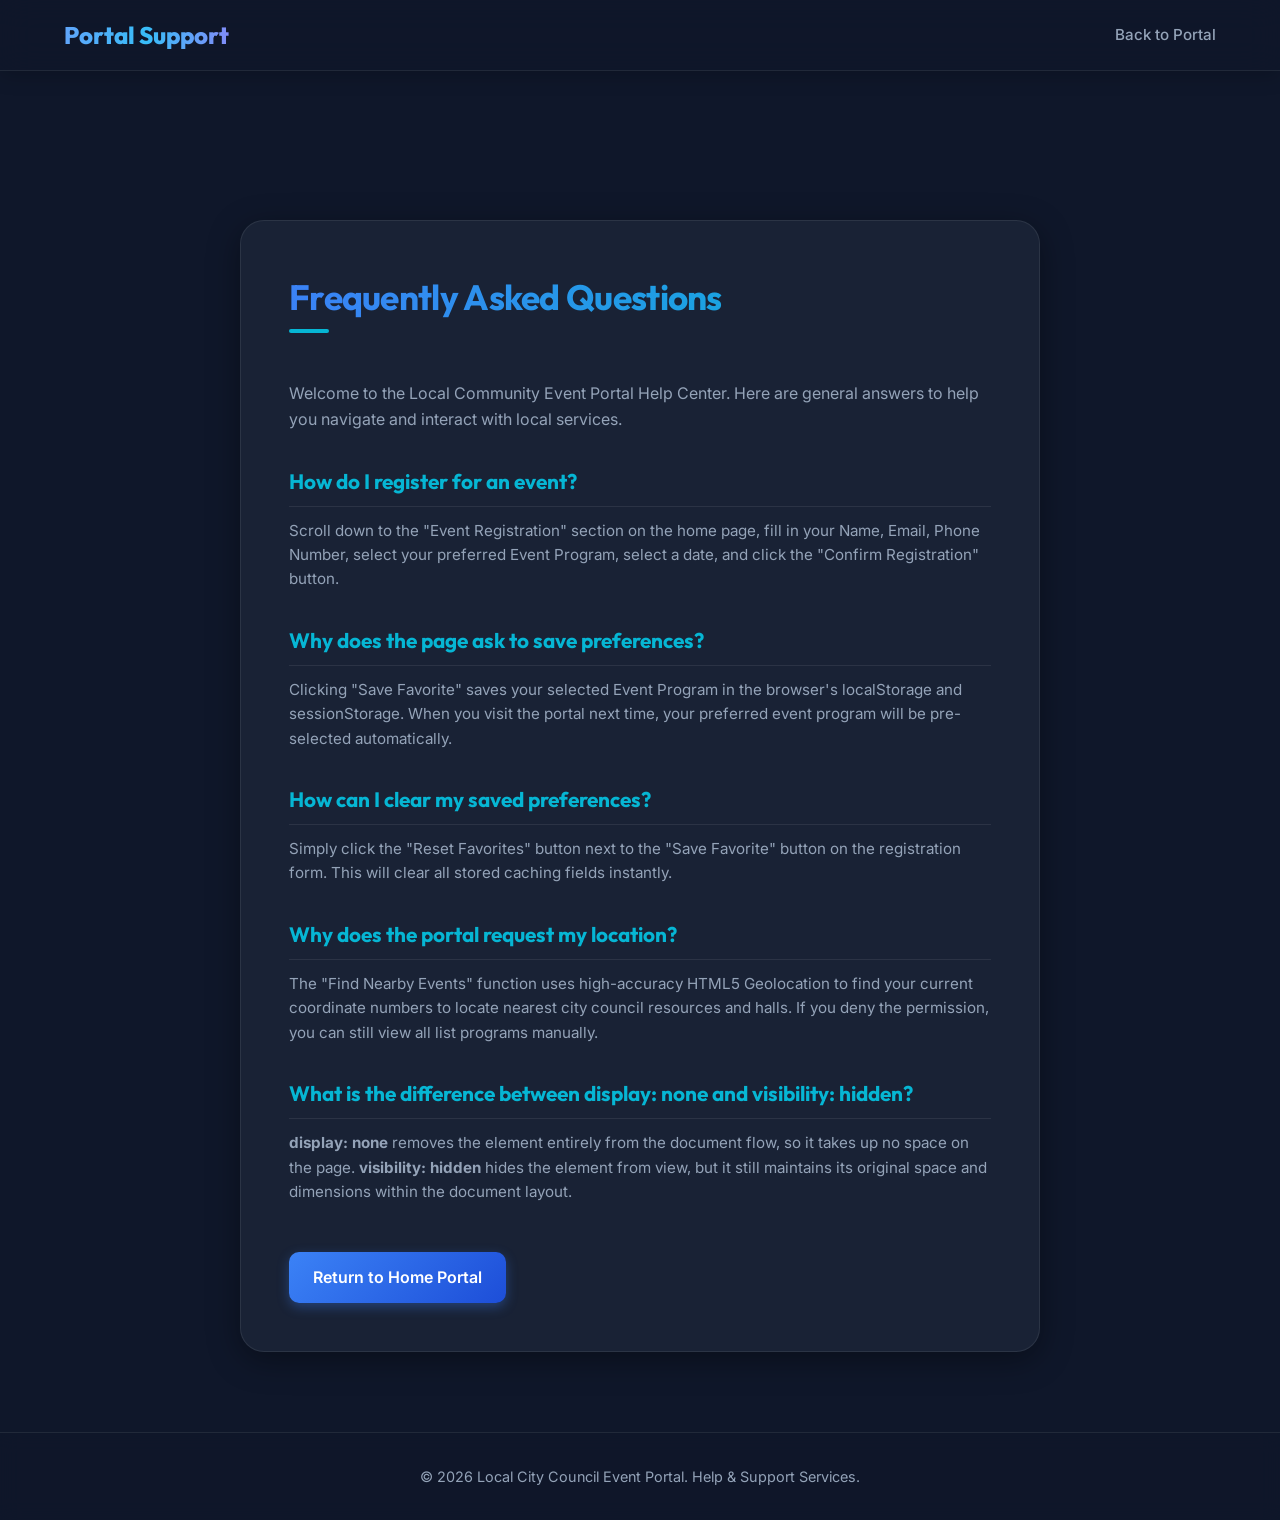
<file: Module1_CSS3/help.html>
<!DOCTYPE html>
<html lang="en">
<head>
    <meta charset="UTF-8">
    <meta name="viewport" content="width=device-width, initial-scale=1.0">
    <title>Help Center - Local Community Event Portal</title>
    <link rel="stylesheet" href="styles.css">
</head>
<body>

    <nav>
        <h1>Portal Support</h1>
        <div class="nav-links">
            <a href="index.html">Back to Portal</a>
        </div>
    </nav>

    <main>
        <div class="help-container">
            <h2>Frequently Asked Questions</h2>
            <p>Welcome to the Local Community Event Portal Help Center. Here are general answers to help you navigate and interact with local services.</p>

            <div class="help-section">
                <h3>How do I register for an event?</h3>
                <p>Scroll down to the "Event Registration" section on the home page, fill in your Name, Email, Phone Number, select your preferred Event Program, select a date, and click the "Confirm Registration" button.</p>
            </div>

            <div class="help-section">
                <h3>Why does the page ask to save preferences?</h3>
                <p>Clicking "Save Favorite" saves your selected Event Program in the browser's localStorage and sessionStorage. When you visit the portal next time, your preferred event program will be pre-selected automatically.</p>
            </div>

            <div class="help-section">
                <h3>How can I clear my saved preferences?</h3>
                <p>Simply click the "Reset Favorites" button next to the "Save Favorite" button on the registration form. This will clear all stored caching fields instantly.</p>
            </div>

            <div class="help-section">
                <h3>Why does the portal request my location?</h3>
                <p>The "Find Nearby Events" function uses high-accuracy HTML5 Geolocation to find your current coordinate numbers to locate nearest city council resources and halls. If you deny the permission, you can still view all list programs manually.</p>
            </div>

            <div class="help-section">
                <h3>What is the difference between display: none and visibility: hidden?</h3>
                <p><strong>display: none</strong> removes the element entirely from the document flow, so it takes up no space on the page. <strong>visibility: hidden</strong> hides the element from view, but it still maintains its original space and dimensions within the document layout.</p>
            </div>

            <a href="index.html" class="back-home">Return to Home Portal</a>
        </div>
    </main>

    <footer>
        <p>© 2026 Local City Council Event Portal. Help & Support Services.</p>
    </footer>

</body>
</html>
</file>
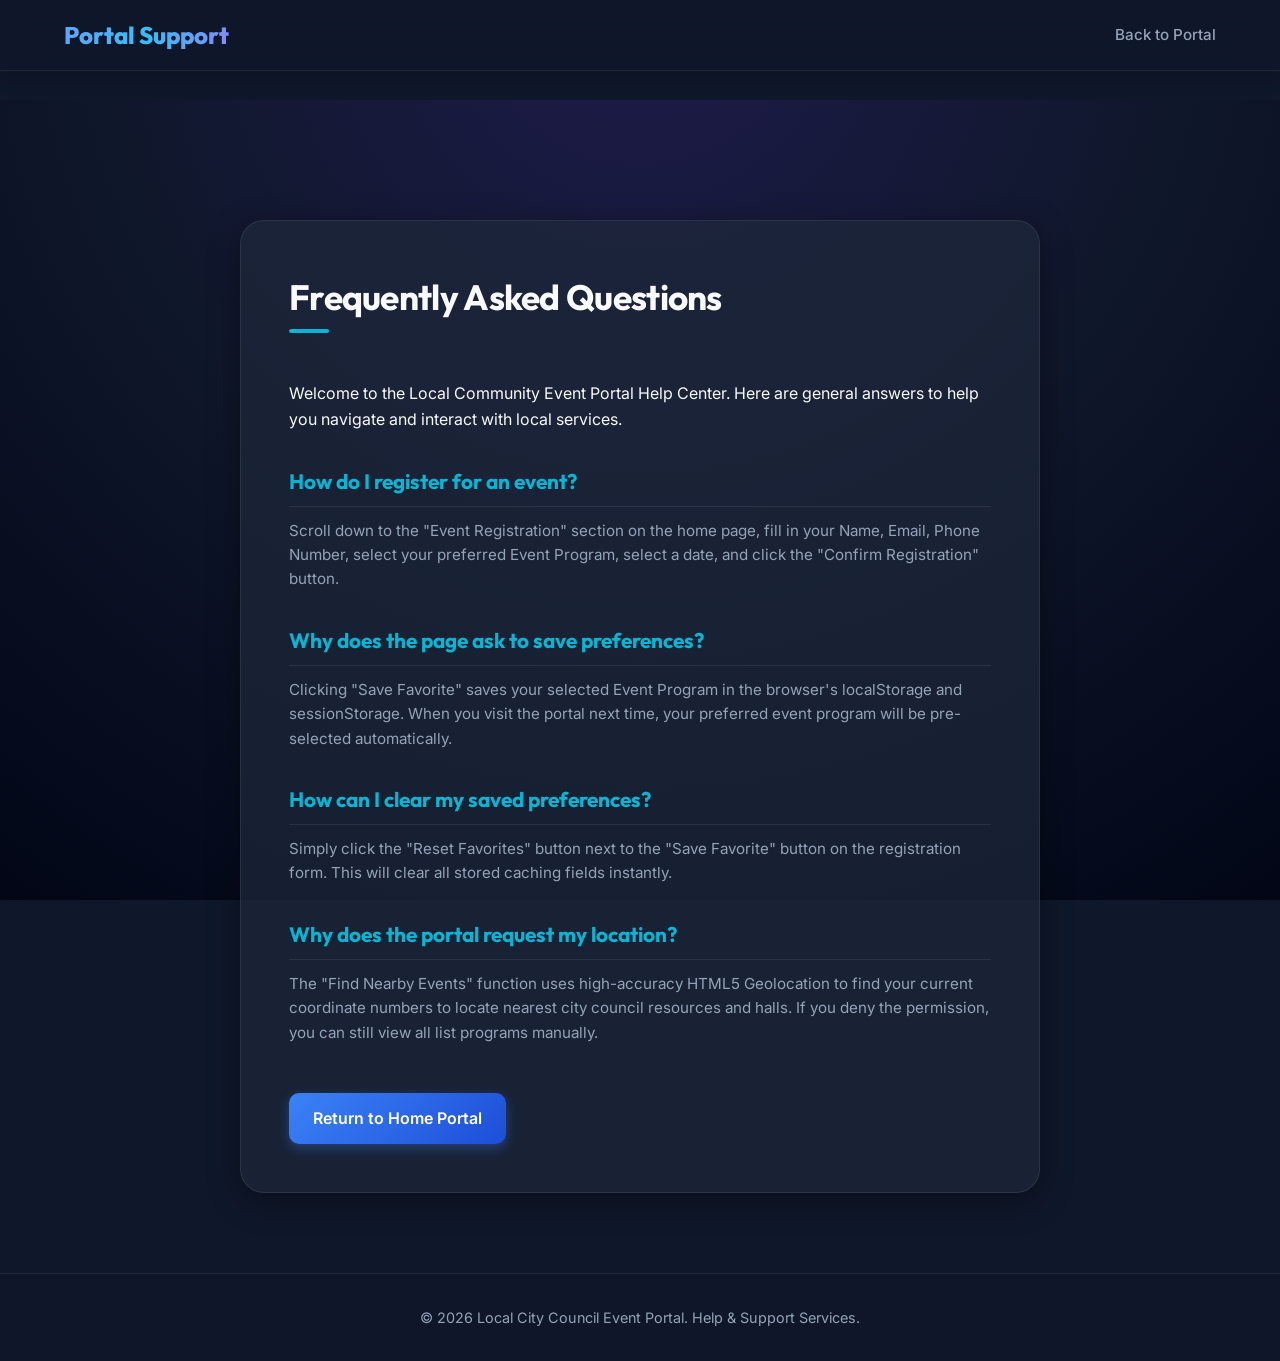
<file: Module1_HTML5/help.html>
<!DOCTYPE html>
<html lang="en">
<head>
    <meta charset="UTF-8">
    <meta name="viewport" content="width=device-width, initial-scale=1.0">
    <title>Help Center - Local Community Event Portal</title>
    <link rel="stylesheet" href="style.css">
    <style>
        .help-container {
            max-width: 800px;
            margin: 120px auto 40px;
            padding: 3rem;
            background: var(--bg-surface);
            border: 1px solid var(--border-color);
            border-radius: 24px;
            box-shadow: var(--shadow-main);
            display: flex;
            flex-direction: column;
            gap: 2rem;
        }
        .help-section {
            display: flex;
            flex-direction: column;
            gap: 0.75rem;
        }
        .help-section h3 {
            font-family: 'Outfit', sans-serif;
            font-size: 1.3rem;
            color: var(--accent-cyan);
            border-bottom: 1px solid var(--border-color);
            padding-bottom: 0.5rem;
        }
        .help-section p {
            color: var(--text-muted);
            font-size: 0.95rem;
        }
        .back-home {
            margin-top: 1rem;
            align-self: flex-start;
            text-decoration: none;
            background: var(--primary-gradient);
            color: #ffffff;
            padding: 0.8rem 1.5rem;
            border-radius: 10px;
            font-weight: 600;
            box-shadow: 0 4px 12px var(--primary-glow);
            transition: all 0.3s ease;
            text-align: center;
        }
        .back-home:hover {
            transform: translateY(-2px);
            box-shadow: 0 6px 20px rgba(59, 130, 246, 0.4);
            filter: brightness(1.1);
        }
    </style>
</head>
<body>

    <nav>
        <h1>Portal Support</h1>
        <div class="nav-links">
            <a href="index.html">Back to Portal</a>
        </div>
    </nav>

    <main>
        <div class="help-container">
            <h2>Frequently Asked Questions</h2>
            <p>Welcome to the Local Community Event Portal Help Center. Here are general answers to help you navigate and interact with local services.</p>

            <div class="help-section">
                <h3>How do I register for an event?</h3>
                <p>Scroll down to the "Event Registration" section on the home page, fill in your Name, Email, Phone Number, select your preferred Event Program, select a date, and click the "Confirm Registration" button.</p>
            </div>

            <div class="help-section">
                <h3>Why does the page ask to save preferences?</h3>
                <p>Clicking "Save Favorite" saves your selected Event Program in the browser's localStorage and sessionStorage. When you visit the portal next time, your preferred event program will be pre-selected automatically.</p>
            </div>

            <div class="help-section">
                <h3>How can I clear my saved preferences?</h3>
                <p>Simply click the "Reset Favorites" button next to the "Save Favorite" button on the registration form. This will clear all stored caching fields instantly.</p>
            </div>

            <div class="help-section">
                <h3>Why does the portal request my location?</h3>
                <p>The "Find Nearby Events" function uses high-accuracy HTML5 Geolocation to find your current coordinate numbers to locate nearest city council resources and halls. If you deny the permission, you can still view all list programs manually.</p>
            </div>

            <a href="index.html" class="back-home">Return to Home Portal</a>
        </div>
    </main>

    <footer>
        <p>© 2026 Local City Council Event Portal. Help & Support Services.</p>
    </footer>

</body>
</html>
</file>
<file: Module1_CSS3/styles.css>
@import url('https://fonts.googleapis.com/css2?family=Inter:wght@300;400;500;600;700&family=Outfit:wght@400;500;600;700;800&display=swap');

:root {
    --bg-base: #0f172a;
    --bg-surface: rgba(30, 41, 59, 0.7);
    --bg-surface-hover: rgba(51, 65, 85, 0.8);
    --border-color: rgba(255, 255, 255, 0.08);
    --border-hover: rgba(255, 255, 255, 0.2);
    --primary: #3b82f6;
    --primary-glow: rgba(59, 130, 246, 0.35);
    --primary-gradient: linear-gradient(135deg, #3b82f6 0%, #1d4ed8 100%);
    --accent-cyan: #06b6d4;
    --accent-red: #ff4d6d;
    --accent-green: #10b981;
    --text-main: #f8fafc;
    --text-muted: #94a3b8;
    --shadow-main: 0 8px 32px 0 rgba(0, 0, 0, 0.37);
    --shadow-glow: 0 0 25px rgba(59, 130, 246, 0.15);
}

* {
    box-sizing: border-box;
    margin: 0;
    padding: 0;
}

html {
    scroll-behavior: smooth;
    background-color: var(--bg-base);
    color: var(--text-main);
    font-family: 'Inter', sans-serif;
}

body {
    min-height: 100vh;
    overflow-x: hidden;
    line-height: 1.6;
}

nav {
    position: fixed;
    top: 0;
    left: 0;
    right: 0;
    z-index: 1000;
    display: flex;
    justify-content: space-between;
    align-items: center;
    padding: 1rem 5%;
    background: rgba(15, 23, 42, 0.8);
    backdrop-filter: blur(16px);
    border-bottom: 1px solid var(--border-color);
    box-shadow: 0 4px 20px rgba(0, 0, 0, 0.2);
}

nav h1 {
    font-family: 'Outfit', sans-serif;
    font-size: 1.5rem;
    font-weight: 800;
    background: linear-gradient(to right, #60a5fa, #38bdf8, #818cf8);
    -webkit-background-clip: text;
    -webkit-text-fill-color: transparent;
}

.nav-links {
    list-style-type: none;
    list-style-position: outside;
    display: flex;
    gap: 1.5rem;
    align-items: center;
    margin: 0;
    padding: 0;
}

.nav-links li {
    padding: 0;
    margin: 0;
}

.nav-links a:link {
    text-decoration: none;
    color: var(--text-muted);
    font-weight: 500;
    font-size: 0.95rem;
    transition: color 0.3s ease, transform 0.2s ease;
}

.nav-links a:visited {
    color: var(--text-muted);
}

.nav-links a:hover {
    color: var(--text-main);
    transform: translateY(-1px);
}

.nav-links a:active {
    color: var(--primary);
}

.nav-links a.help-btn {
    padding: 0.5rem 1.2rem;
    border-radius: 50px;
    background: var(--bg-surface);
    border: 1px solid var(--border-color);
    transition: all 0.3s cubic-bezier(0.4, 0, 0.2, 1);
}

.nav-links a.help-btn:hover {
    background: var(--primary-gradient);
    border-color: transparent;
    box-shadow: 0 0 15px var(--primary-glow);
    color: white;
}

main {
    max-width: 1200px;
    margin: 100px auto 40px;
    padding: 0 20px;
    display: flex;
    flex-direction: column;
    gap: 5rem;
}

section {
    scroll-margin-top: 120px;
}

h2 {
    font-family: 'Outfit', sans-serif;
    font-size: 2.2rem;
    font-weight: 700;
    margin-bottom: 1.5rem;
    position: relative;
    display: inline-block;
    letter-spacing: -0.02em;
    background: linear-gradient(90deg, #3b82f6, #06b6d4);
    -webkit-background-clip: text;
    -webkit-text-fill-color: transparent;
}

h2::after {
    content: '';
    position: absolute;
    left: 0;
    bottom: -8px;
    width: 40px;
    height: 4px;
    background: var(--accent-cyan);
    border-radius: 2px;
}

#home {
    text-align: center;
    padding: 4rem 1rem;
    display: flex;
    flex-direction: column;
    align-items: center;
    justify-content: center;
}

#home h2 {
    font-size: 3.5rem;
    font-weight: 800;
    line-height: 1.2;
    background: linear-gradient(135deg, #ffffff 0%, #cbd5e1 100%);
    -webkit-background-clip: text;
    -webkit-text-fill-color: transparent;
    margin-bottom: 1rem;
}

#home h2::after {
    display: none;
}

#home p {
    font-size: 1.25rem;
    color: var(--text-muted);
    max-width: 600px;
    margin-bottom: 2rem;
}

#mainHeader {
    background: linear-gradient(135deg, rgba(37, 99, 235, 0.15) 0%, rgba(79, 70, 229, 0.15) 100%);
    backdrop-filter: blur(12px);
    border: 1px solid rgba(59, 130, 246, 0.25);
    padding: 2.5rem;
    border-radius: 24px;
    box-shadow: var(--shadow-main), var(--shadow-glow);
    text-align: center;
    margin: 0 auto;
    width: 100%;
    max-width: 900px;
    position: relative;
    overflow: hidden;
}

#mainHeader::before {
    content: '';
    position: absolute;
    top: -50%;
    left: -50%;
    width: 200%;
    height: 200%;
    background: radial-gradient(circle, rgba(59, 130, 246, 0.08) 0%, transparent 60%);
    pointer-events: none;
}

#mainHeader h2 {
    font-size: 2rem;
    margin-bottom: 0.75rem;
}

#mainHeader h2::after {
    display: none;
}

.highlight {
    background: linear-gradient(90deg, rgba(245, 158, 11, 0.2) 0%, rgba(245, 158, 11, 0.05) 100%);
    border-left: 4px solid #f59e0b;
    padding: 0.5rem 1rem;
    border-radius: 0 8px 8px 0;
    font-weight: 600;
    color: #fef08a;
    display: inline-block;
    margin: 0.5rem 0 1rem;
}

#events {
    display: flex;
    flex-direction: column;
    align-items: center;
    gap: 1.5rem;
}

.events-grid {
    display: grid;
    grid-template-columns: repeat(3, 1fr);
    gap: 20px;
    width: 100%;
    margin-top: 1.5rem;
}

.eventCard {
    background: var(--bg-surface);
    border: 2px solid var(--border-color);
    border-radius: 16px;
    padding: 1.5rem;
    margin: 0;
    text-align: center;
    transition: all 0.3s cubic-bezier(0.4, 0, 0.2, 1);
    box-shadow: 0 4px 6px -1px rgba(0, 0, 0, 0.1);
}

.eventCard:hover {
    transform: translateY(-8px);
    border-color: var(--border-hover);
    box-shadow: var(--shadow-main);
    background: var(--bg-surface-hover);
}

.eventImage {
    border: 2px solid rgba(255, 255, 255, 0.1);
    border-radius: 12px;
    width: 100%;
    height: 160px;
    object-fit: cover;
    transition: border-color 0.3s ease, transform 0.3s ease;
}

.eventCard:hover .eventImage {
    border-color: var(--primary);
    transform: scale(1.02);
}

.eventCard p {
    font-weight: 600;
    margin-top: 1rem;
    font-size: 1.1rem;
    color: var(--text-main);
}

.schedule-container {
    width: 100%;
    margin-top: 2.5rem;
}

.schedule-container h3 {
    font-family: 'Outfit', sans-serif;
    font-size: 1.5rem;
    margin-bottom: 1rem;
    color: var(--text-main);
}

.schedule-container table {
    width: 100%;
    border-collapse: collapse;
    margin-top: 0.5rem;
    background: var(--bg-surface);
    border-radius: 12px;
    overflow: hidden;
    border: 1px solid var(--border-color);
}

.schedule-container th,
.schedule-container td {
    padding: 1rem;
    border: 1px solid var(--border-color);
    text-align: center;
    font-size: 0.95rem;
}

.schedule-container th {
    background: rgba(59, 130, 246, 0.25);
    color: var(--text-main);
    font-weight: 600;
}

.schedule-container tr:nth-child(even) {
    background: rgba(255, 255, 255, 0.03);
}

.schedule-container tr:hover td {
    background: rgba(255, 255, 255, 0.05);
}

.dblclick-wrapper {
    display: flex;
    flex-direction: column;
    align-items: center;
    justify-content: center;
    background: var(--bg-surface);
    border: 1px solid var(--border-color);
    border-radius: 24px;
    padding: 3rem;
    text-align: center;
    gap: 1.5rem;
}

.dblclick-wrapper p {
    color: var(--text-muted);
    font-size: 0.95rem;
}

#zoomImage {
    cursor: zoom-in;
    width: 250px;
    height: 150px;
    border-radius: 16px;
    border: 2px solid var(--border-color);
    box-shadow: var(--shadow-main);
    transition: all 0.4s cubic-bezier(0.4, 0, 0.2, 1);
}

#zoomImage:hover {
    border-color: var(--accent-cyan);
    box-shadow: 0 0 20px rgba(6, 182, 212, 0.2);
}

#registration {
    display: flex;
    flex-direction: column;
    align-items: center;
}

form {
    background: var(--bg-surface);
    border: 1px solid var(--border-color);
    padding: 3rem;
    border-radius: 24px;
    width: 100%;
    max-width: 600px;
    box-shadow: var(--shadow-main);
    display: flex;
    flex-direction: column;
    gap: 1.5rem;
}

form div.form-group {
    display: flex;
    flex-direction: column;
    gap: 0.5rem;
}

form label {
    font-weight: 600;
    font-size: 0.9rem;
    color: var(--text-main);
    letter-spacing: 0.05em;
    text-transform: uppercase;
}

input,
select,
textarea {
    width: 100%;
    padding: 0.85rem 1rem;
    background-color: rgba(15, 23, 42, 0.6);
    border: 1px solid var(--border-color);
    border-radius: 10px;
    color: var(--text-main);
    font-family: 'Inter', sans-serif;
    font-size: 0.95rem;
    transition: all 0.3s cubic-bezier(0.4, 0, 0.2, 1);
}

input::placeholder,
textarea::placeholder {
    color: #475569;
}

input:focus,
select:focus,
textarea:focus {
    outline: 3px solid var(--accent-cyan);
    outline-offset: 2px;
    border-color: var(--primary);
    background-color: rgba(15, 23, 42, 0.8);
    box-shadow: 0 0 0 4px rgba(59, 130, 246, 0.15);
}

.fee-container {
    background: rgba(6, 182, 212, 0.08);
    border: 1px solid rgba(6, 182, 212, 0.2);
    border-radius: 10px;
    padding: 0.85rem 1rem;
    font-weight: 600;
    color: #22d3ee;
    text-align: center;
    transition: all 0.3s ease;
}

.form-actions {
    display: flex;
    gap: 1rem;
}

.form-actions button {
    flex: 1;
}

button {
    padding: 0.85rem 1.5rem;
    border-radius: 10px;
    font-weight: 600;
    font-size: 0.95rem;
    cursor: pointer;
    transition: all 0.3s cubic-bezier(0.4, 0, 0.2, 1);
    border: 1px solid var(--border-color);
    background: var(--bg-surface);
    color: var(--text-main);
}

button:hover {
    background: var(--bg-surface-hover);
    border-color: var(--border-hover);
    transform: translateY(-2px);
}

button[type="submit"] {
    background: var(--primary-gradient);
    border: none;
    color: #ffffff;
    box-shadow: 0 4px 12px var(--primary-glow);
}

button[type="submit"]:hover {
    transform: translateY(-2px);
    box-shadow: 0 6px 20px rgba(59, 130, 246, 0.4);
    filter: brightness(1.1);
}

button:active {
    transform: translateY(0);
}

.pref-btn-group {
    display: flex;
    gap: 1rem;
}

.pref-btn-group button {
    font-size: 0.85rem;
    padding: 0.6rem 1rem;
}

#charCount {
    font-size: 0.85rem;
    color: var(--text-muted);
    text-align: right;
    margin-top: -0.5rem;
}

output {
    display: block;
    margin-top: 1rem;
    padding: 1rem;
    border-radius: 10px;
    background: rgba(16, 185, 129, 0.08);
    border: 1px solid rgba(16, 185, 129, 0.2);
    color: #34d399;
    font-weight: 600;
    text-align: center;
    box-shadow: 0 4px 10px rgba(0, 0, 0, 0.15);
}

output:empty {
    display: none;
}

#videoInvite {
    display: flex;
    flex-direction: column;
    align-items: center;
    gap: 1.5rem;
}

.video-container {
    position: relative;
    border-radius: 24px;
    overflow: hidden;
    border: 2px solid var(--border-color);
    box-shadow: var(--shadow-main);
    max-width: 600px;
    width: 100%;
}

video {
    width: 100%;
    display: block;
}

#videoMessage {
    background: rgba(16, 185, 129, 0.1);
    border: 1px solid rgba(16, 185, 129, 0.3);
    color: #34d399;
    padding: 0.5rem 1.5rem;
    border-radius: 50px;
    font-size: 0.85rem;
    font-weight: 600;
    box-shadow: 0 0 10px rgba(16, 185, 129, 0.1);
    animation: pulse 2s infinite;
}

#videoMessage:empty {
    display: none;
}

#locationSection {
    background: var(--bg-surface);
    border: 1px solid var(--border-color);
    border-radius: 24px;
    padding: 3rem;
    text-align: center;
    box-shadow: var(--shadow-main);
    display: flex;
    flex-direction: column;
    align-items: center;
    gap: 1.5rem;
}

#locationSection h2::after {
    background: var(--primary);
}

#locationResult {
    font-weight: 500;
    font-size: 1rem;
    color: var(--accent-cyan);
    background: rgba(15, 23, 42, 0.4);
    padding: 1rem 2rem;
    border-radius: 12px;
    border: 1px solid var(--border-color);
    display: inline-block;
    max-width: 400px;
    word-break: break-all;
}

#locationResult:empty {
    display: none;
}

#contact {
    text-align: center;
    background: linear-gradient(180deg, rgba(30, 41, 59, 0.4) 0%, rgba(15, 23, 42, 0.8) 100%);
    border: 1px solid var(--border-color);
    padding: 3rem;
    border-radius: 24px;
    box-shadow: var(--shadow-main);
}

#contact p {
    color: var(--text-muted);
    font-size: 1.1rem;
}

footer {
    border-top: 1px solid var(--border-color);
    background: rgba(15, 23, 42, 0.8);
    backdrop-filter: blur(10px);
    text-align: center;
    padding: 2rem;
    color: var(--text-muted);
    font-size: 0.9rem;
}

.toast-container {
    position: fixed;
    top: 80px;
    right: 20px;
    z-index: 1001;
    display: flex;
    flex-direction: column;
    gap: 10px;
    pointer-events: none;
}

.toast {
    background: rgba(30, 41, 59, 0.9);
    border-left: 4px solid var(--primary);
    backdrop-filter: blur(10px);
    box-shadow: var(--shadow-main);
    color: var(--text-main);
    padding: 1rem 1.5rem;
    border-radius: 8px;
    font-size: 0.95rem;
    font-weight: 500;
    opacity: 0;
    transform: translateX(100px);
    transition: all 0.4s cubic-bezier(0.175, 0.885, 0.32, 1.275);
    pointer-events: auto;
}

.toast.show {
    opacity: 1;
    transform: translateX(0);
}

.toast.success {
    border-left-color: var(--accent-green);
}

.toast.error {
    border-left-color: var(--accent-red);
}

.toast.warning {
    border-left-color: #f59e0b;
}

@keyframes pulse {
    0% {
        box-shadow: 0 0 0 0 rgba(16, 185, 129, 0.4);
    }
    70% {
        box-shadow: 0 0 0 10px rgba(16, 185, 129, 0);
    }
    100% {
        box-shadow: 0 0 0 0 rgba(16, 185, 129, 0);
    }
}

#bulletin {
    background: var(--bg-surface);
    border: 1px solid var(--border-color);
    padding: 3rem;
    border-radius: 24px;
    box-shadow: var(--shadow-main);
}

.bulletin-content {
    column-count: 2;
    column-gap: 30px;
    column-rule: 1px solid rgba(255, 255, 255, 0.15);
    text-align: justify;
}

.bulletin-content h3 {
    font-family: 'Outfit', sans-serif;
    color: var(--accent-cyan);
    margin-bottom: 0.5rem;
    font-size: 1.2rem;
}

.bulletin-content p {
    font-size: 0.95rem;
    color: var(--text-muted);
    margin-bottom: 1.5rem;
    line-height: 1.6;
}

.event-description {
    text-align: center;
    text-transform: none;
    letter-spacing: 0.5px;
    line-height: 1.5;
    font-style: italic;
    font-weight: 300;
}

h3, p {
    color: var(--text-muted);
}

.help-container {
    max-width: 800px;
    margin: 120px auto 40px;
    padding: 3rem;
    background: var(--bg-surface);
    border: 1px solid var(--border-color);
    border-radius: 24px;
    box-shadow: var(--shadow-main);
    display: flex;
    flex-direction: column;
    gap: 2rem;
}

.help-section {
    display: flex;
    flex-direction: column;
    gap: 0.75rem;
}

.help-section h3 {
    font-family: 'Outfit', sans-serif;
    font-size: 1.3rem;
    color: var(--accent-cyan);
    border-bottom: 1px solid var(--border-color);
    padding-bottom: 0.5rem;
}

.help-section p {
    color: var(--text-muted);
    font-size: 0.95rem;
}

.back-home {
    margin-top: 1rem;
    align-self: flex-start;
    text-decoration: none;
    background: var(--primary-gradient);
    color: #ffffff;
    padding: 0.8rem 1.5rem;
    border-radius: 10px;
    font-weight: 600;
    box-shadow: 0 4px 12px var(--primary-glow);
    transition: all 0.3s ease;
    text-align: center;
}

.back-home:hover {
    transform: translateY(-2px);
    box-shadow: 0 6px 20px rgba(59, 130, 246, 0.4);
    filter: brightness(1.1);
}

@media (max-width: 768px) {
    nav {
        position: relative;
        flex-direction: column;
        align-items: center;
        padding: 1.25rem 1rem;
        background: rgba(15, 23, 42, 0.95);
    }
    
    .nav-links {
        flex-direction: row;
        flex-wrap: wrap;
        justify-content: center;
        gap: 0.6rem 1.2rem;
        margin-top: 1rem;
        width: 100%;
    }
    
    main {
        margin-top: 2rem;
        gap: 3rem;
        padding: 0 1.25rem;
    }
    
    h2 {
        font-size: 1.8rem;
    }
    
    #home {
        padding: 2rem 0;
    }
    
    #home h2 {
        font-size: 2.2rem;
    }
    
    #mainHeader {
        padding: 1.5rem;
    }
    
    #mainHeader h2 {
        font-size: 1.5rem;
    }
    
    .events-grid {
        grid-template-columns: 1fr;
        gap: 15px;
    }
    
    .bulletin-content {
        column-count: 1;
        column-rule: none;
    }
    
    .form-actions {
        flex-direction: column;
    }
    
    form {
        padding: 1.5rem;
    }
    
    .dblclick-wrapper {
        padding: 1.5rem;
    }
    
    #locationSection {
        padding: 1.5rem;
    }
    
    #contact {
        padding: 1.5rem;
    }
    
    #bulletin {
        padding: 1.5rem;
    }
}
</file>
<file: Module1_HTML5/style.css>
@import url('https://fonts.googleapis.com/css2?family=Inter:wght@300;400;500;600;700&family=Outfit:wght@400;500;600;700;800&display=swap');

:root {
    --bg-base: #0f172a;
    --bg-surface: rgba(30, 41, 59, 0.7);
    --bg-surface-hover: rgba(51, 65, 85, 0.8);
    --border-color: rgba(255, 255, 255, 0.08);
    --border-hover: rgba(255, 255, 255, 0.2);
    --primary: #3b82f6;
    --primary-glow: rgba(59, 130, 246, 0.35);
    --primary-gradient: linear-gradient(135deg, #3b82f6 0%, #1d4ed8 100%);
    --accent-cyan: #06b6d4;
    --accent-red: #ff4d6d;
    --accent-green: #10b981;
    --text-main: #f8fafc;
    --text-muted: #94a3b8;
    --shadow-main: 0 8px 32px 0 rgba(0, 0, 0, 0.37);
    --shadow-glow: 0 0 25px rgba(59, 130, 246, 0.15);
}

* {
    box-sizing: border-box;
    margin: 0;
    padding: 0;
}

html {
    scroll-behavior: smooth;
    background-color: var(--bg-base);
    color: var(--text-main);
    font-family: 'Inter', sans-serif;
}

body {
    min-height: 100vh;
    overflow-x: hidden;
    background: radial-gradient(circle at 50% 0%, #1e1b4b 0%, #0f172a 50%, #020617 100%);
    background-attachment: fixed;
    line-height: 1.6;
}

nav {
    position: fixed;
    top: 0;
    left: 0;
    right: 0;
    z-index: 1000;
    display: flex;
    justify-content: space-between;
    align-items: center;
    padding: 1rem 5%;
    background: rgba(15, 23, 42, 0.8);
    backdrop-filter: blur(16px);
    border-bottom: 1px solid var(--border-color);
    box-shadow: 0 4px 20px rgba(0, 0, 0, 0.2);
}

nav h1 {
    font-family: 'Outfit', sans-serif;
    font-size: 1.5rem;
    font-weight: 800;
    background: linear-gradient(to right, #60a5fa, #38bdf8, #818cf8);
    -webkit-background-clip: text;
    -webkit-text-fill-color: transparent;
}

nav div.nav-links {
    display: flex;
    gap: 1.5rem;
    align-items: center;
}

nav a {
    text-decoration: none;
    color: var(--text-muted);
    font-weight: 500;
    font-size: 0.95rem;
    transition: color 0.3s ease, transform 0.2s ease;
}

nav a:hover {
    color: var(--text-main);
    transform: translateY(-1px);
}

nav a.help-btn {
    padding: 0.5rem 1.2rem;
    border-radius: 50px;
    background: var(--bg-surface);
    border: 1px solid var(--border-color);
    transition: all 0.3s cubic-bezier(0.4, 0, 0.2, 1);
}

nav a.help-btn:hover {
    background: var(--primary-gradient);
    border-color: transparent;
    box-shadow: 0 0 15px var(--primary-glow);
    color: white;
}

main {
    max-width: 1200px;
    margin: 100px auto 40px;
    padding: 0 20px;
    display: flex;
    flex-direction: column;
    gap: 5rem;
}

section {
    scroll-margin-top: 120px;
}

h2 {
    font-family: 'Outfit', sans-serif;
    font-size: 2.2rem;
    font-weight: 700;
    margin-bottom: 1.5rem;
    position: relative;
    display: inline-block;
    letter-spacing: -0.02em;
}

h2::after {
    content: '';
    position: absolute;
    left: 0;
    bottom: -8px;
    width: 40px;
    height: 4px;
    background: var(--accent-cyan);
    border-radius: 2px;
}

#home {
    text-align: center;
    padding: 4rem 1rem;
    display: flex;
    flex-direction: column;
    align-items: center;
    justify-content: center;
}

#home h2 {
    font-size: 3.5rem;
    font-weight: 800;
    line-height: 1.2;
    background: linear-gradient(135deg, #ffffff 0%, #cbd5e1 100%);
    -webkit-background-clip: text;
    -webkit-text-fill-color: transparent;
    margin-bottom: 1rem;
}

#home h2::after {
    display: none;
}

#home p {
    font-size: 1.25rem;
    color: var(--text-muted);
    max-width: 600px;
    margin-bottom: 2rem;
}

#welcomeBanner {
    background: linear-gradient(135deg, rgba(37, 99, 235, 0.15) 0%, rgba(79, 70, 229, 0.15) 100%);
    backdrop-filter: blur(12px);
    border: 1px solid rgba(59, 130, 246, 0.25);
    padding: 2.5rem;
    border-radius: 24px;
    box-shadow: var(--shadow-main), var(--shadow-glow);
    text-align: center;
    margin: 0 auto;
    width: 100%;
    max-width: 900px;
    position: relative;
    overflow: hidden;
}

#welcomeBanner::before {
    content: '';
    position: absolute;
    top: -50%;
    left: -50%;
    width: 200%;
    height: 200%;
    background: radial-gradient(circle, rgba(59, 130, 246, 0.08) 0%, transparent 60%);
    pointer-events: none;
}

#welcomeBanner h2 {
    font-size: 2rem;
    margin-bottom: 0.75rem;
}

#welcomeBanner h2::after {
    display: none;
}

.highlight {
    background: linear-gradient(90deg, rgba(245, 158, 11, 0.2) 0%, rgba(245, 158, 11, 0.05) 100%);
    border-left: 4px solid #f59e0b;
    padding: 0.5rem 1rem;
    border-radius: 0 8px 8px 0;
    font-weight: 600;
    color: #fef08a;
    display: inline-block;
    margin: 0.5rem 0 1rem;
}

#events {
    display: flex;
    flex-direction: column;
    align-items: center;
    gap: 1.5rem;
}

table {
    width: 100%;
    border-collapse: separate;
    border-spacing: 20px;
    margin-top: 1.5rem;
}

td {
    background: var(--bg-surface);
    border: 1px solid var(--border-color);
    border-radius: 16px;
    padding: 1.5rem;
    text-align: center;
    transition: all 0.3s cubic-bezier(0.4, 0, 0.2, 1);
    box-shadow: 0 4px 6px -1px rgba(0, 0, 0, 0.1);
}

td:hover {
    transform: translateY(-8px);
    border-color: var(--border-hover);
    box-shadow: var(--shadow-main);
    background: var(--bg-surface-hover);
}

.eventImage {
    border: 2px solid rgba(255, 255, 255, 0.1);
    border-radius: 12px;
    width: 100%;
    height: 160px;
    object-fit: cover;
    transition: border-color 0.3s ease, transform 0.3s ease;
}

td:hover .eventImage {
    border-color: var(--primary);
    transform: scale(1.02);
}

td p {
    font-weight: 600;
    margin-top: 1rem;
    font-size: 1.1rem;
    color: var(--text-main);
}

.dblclick-wrapper {
    display: flex;
    flex-direction: column;
    align-items: center;
    justify-content: center;
    background: var(--bg-surface);
    border: 1px solid var(--border-color);
    border-radius: 24px;
    padding: 3rem;
    text-align: center;
    gap: 1.5rem;
}

.dblclick-wrapper p {
    color: var(--text-muted);
    font-size: 0.95rem;
}

#zoomImage {
    cursor: zoom-in;
    width: 250px;
    height: 150px;
    border-radius: 16px;
    border: 2px solid var(--border-color);
    box-shadow: var(--shadow-main);
    transition: all 0.4s cubic-bezier(0.4, 0, 0.2, 1);
}

#zoomImage:hover {
    border-color: var(--accent-cyan);
    box-shadow: 0 0 20px rgba(6, 182, 212, 0.2);
}

#registration {
    display: flex;
    flex-direction: column;
    align-items: center;
}

form {
    background: var(--bg-surface);
    border: 1px solid var(--border-color);
    padding: 3rem;
    border-radius: 24px;
    width: 100%;
    max-width: 600px;
    box-shadow: var(--shadow-main);
    display: flex;
    flex-direction: column;
    gap: 1.5rem;
}

form div.form-group {
    display: flex;
    flex-direction: column;
    gap: 0.5rem;
}

form label {
    font-weight: 600;
    font-size: 0.9rem;
    color: var(--text-main);
    letter-spacing: 0.05em;
    text-transform: uppercase;
}

input,
select,
textarea {
    width: 100%;
    padding: 0.85rem 1rem;
    background-color: rgba(15, 23, 42, 0.6);
    border: 1px solid var(--border-color);
    border-radius: 10px;
    color: var(--text-main);
    font-family: 'Inter', sans-serif;
    font-size: 0.95rem;
    transition: all 0.3s cubic-bezier(0.4, 0, 0.2, 1);
}

input::placeholder,
textarea::placeholder {
    color: #475569;
}

input:focus,
select:focus,
textarea:focus {
    outline: none;
    border-color: var(--primary);
    background-color: rgba(15, 23, 42, 0.8);
    box-shadow: 0 0 0 4px rgba(59, 130, 246, 0.15);
}

.fee-container {
    background: rgba(6, 182, 212, 0.08);
    border: 1px solid rgba(6, 182, 212, 0.2);
    border-radius: 10px;
    padding: 0.85rem 1rem;
    font-weight: 600;
    color: #22d3ee;
    text-align: center;
    transition: all 0.3s ease;
}

.form-actions {
    display: flex;
    gap: 1rem;
}

.form-actions button {
    flex: 1;
}

button {
    padding: 0.85rem 1.5rem;
    border-radius: 10px;
    font-weight: 600;
    font-size: 0.95rem;
    cursor: pointer;
    transition: all 0.3s cubic-bezier(0.4, 0, 0.2, 1);
    border: 1px solid var(--border-color);
    background: var(--bg-surface);
    color: var(--text-main);
}

button:hover {
    background: var(--bg-surface-hover);
    border-color: var(--border-hover);
    transform: translateY(-2px);
}

button[type="submit"] {
    background: var(--primary-gradient);
    border: none;
    color: #ffffff;
    box-shadow: 0 4px 12px var(--primary-glow);
}

button[type="submit"]:hover {
    transform: translateY(-2px);
    box-shadow: 0 6px 20px rgba(59, 130, 246, 0.4);
    filter: brightness(1.1);
}

button:active {
    transform: translateY(0);
}

.pref-btn-group {
    display: flex;
    gap: 1rem;
}

.pref-btn-group button {
    font-size: 0.85rem;
    padding: 0.6rem 1rem;
}

#charCount {
    font-size: 0.85rem;
    color: var(--text-muted);
    text-align: right;
    margin-top: -0.5rem;
}

output {
    display: block;
    margin-top: 1rem;
    padding: 1rem;
    border-radius: 10px;
    background: rgba(16, 185, 129, 0.08);
    border: 1px solid rgba(16, 185, 129, 0.2);
    color: #34d399;
    font-weight: 600;
    text-align: center;
    box-shadow: 0 4px 10px rgba(0, 0, 0, 0.15);
}

output:empty {
    display: none;
}

#videoInvite {
    display: flex;
    flex-direction: column;
    align-items: center;
    gap: 1.5rem;
}

.video-container {
    position: relative;
    border-radius: 24px;
    overflow: hidden;
    border: 2px solid var(--border-color);
    box-shadow: var(--shadow-main);
    max-width: 600px;
    width: 100%;
}

video {
    width: 100%;
    display: block;
}

#videoMessage {
    background: rgba(16, 185, 129, 0.1);
    border: 1px solid rgba(16, 185, 129, 0.3);
    color: #34d399;
    padding: 0.5rem 1.5rem;
    border-radius: 50px;
    font-size: 0.85rem;
    font-weight: 600;
    box-shadow: 0 0 10px rgba(16, 185, 129, 0.1);
    animation: pulse 2s infinite;
}

#videoMessage:empty {
    display: none;
}

#locationSection {
    background: var(--bg-surface);
    border: 1px solid var(--border-color);
    border-radius: 24px;
    padding: 3rem;
    text-align: center;
    box-shadow: var(--shadow-main);
    display: flex;
    flex-direction: column;
    align-items: center;
    gap: 1.5rem;
}

#locationSection h2::after {
    background: var(--primary);
}

#locationResult {
    font-weight: 500;
    font-size: 1rem;
    color: var(--accent-cyan);
    background: rgba(15, 23, 42, 0.4);
    padding: 1rem 2rem;
    border-radius: 12px;
    border: 1px solid var(--border-color);
    display: inline-block;
    max-width: 400px;
    word-break: break-all;
}

#locationResult:empty {
    display: none;
}

#contact {
    text-align: center;
    background: linear-gradient(180deg, rgba(30, 41, 59, 0.4) 0%, rgba(15, 23, 42, 0.8) 100%);
    border: 1px solid var(--border-color);
    padding: 3rem;
    border-radius: 24px;
    box-shadow: var(--shadow-main);
}

#contact p {
    color: var(--text-muted);
    font-size: 1.1rem;
}

footer {
    border-top: 1px solid var(--border-color);
    background: rgba(15, 23, 42, 0.8);
    backdrop-filter: blur(10px);
    text-align: center;
    padding: 2rem;
    color: var(--text-muted);
    font-size: 0.9rem;
}

.toast-container {
    position: fixed;
    top: 80px;
    right: 20px;
    z-index: 1001;
    display: flex;
    flex-direction: column;
    gap: 10px;
    pointer-events: none;
}

.toast {
    background: rgba(30, 41, 59, 0.9);
    border-left: 4px solid var(--primary);
    backdrop-filter: blur(10px);
    box-shadow: var(--shadow-main);
    color: var(--text-main);
    padding: 1rem 1.5rem;
    border-radius: 8px;
    font-size: 0.9rem;
    font-weight: 500;
    opacity: 0;
    transform: translateX(100px);
    transition: all 0.4s cubic-bezier(0.175, 0.885, 0.32, 1.275);
    pointer-events: auto;
}

.toast.show {
    opacity: 1;
    transform: translateX(0);
}

.toast.success {
    border-left-color: var(--accent-green);
}

.toast.error {
    border-left-color: var(--accent-red);
}

.toast.warning {
    border-left-color: #f59e0b;
}

@keyframes pulse {
    0% {
        box-shadow: 0 0 0 0 rgba(16, 185, 129, 0.4);
    }
    70% {
        box-shadow: 0 0 0 10px rgba(16, 185, 129, 0);
    }
    100% {
        box-shadow: 0 0 0 0 rgba(16, 185, 129, 0);
    }
}

@media (max-width: 768px) {
    nav {
        flex-direction: column;
        gap: 1rem;
        padding: 1rem;
    }
    main {
        margin-top: 150px;
        gap: 3.5rem;
    }
    h2 {
        font-size: 1.8rem;
    }
    table, tbody, tr, td {
        display: block;
        width: 100%;
    }
    table {
        border-spacing: 0;
    }
    td {
        margin-bottom: 1.5rem;
    }
    .form-actions {
        flex-direction: column;
    }
    #welcomeBanner {
        padding: 1.5rem;
    }
}
</file>
